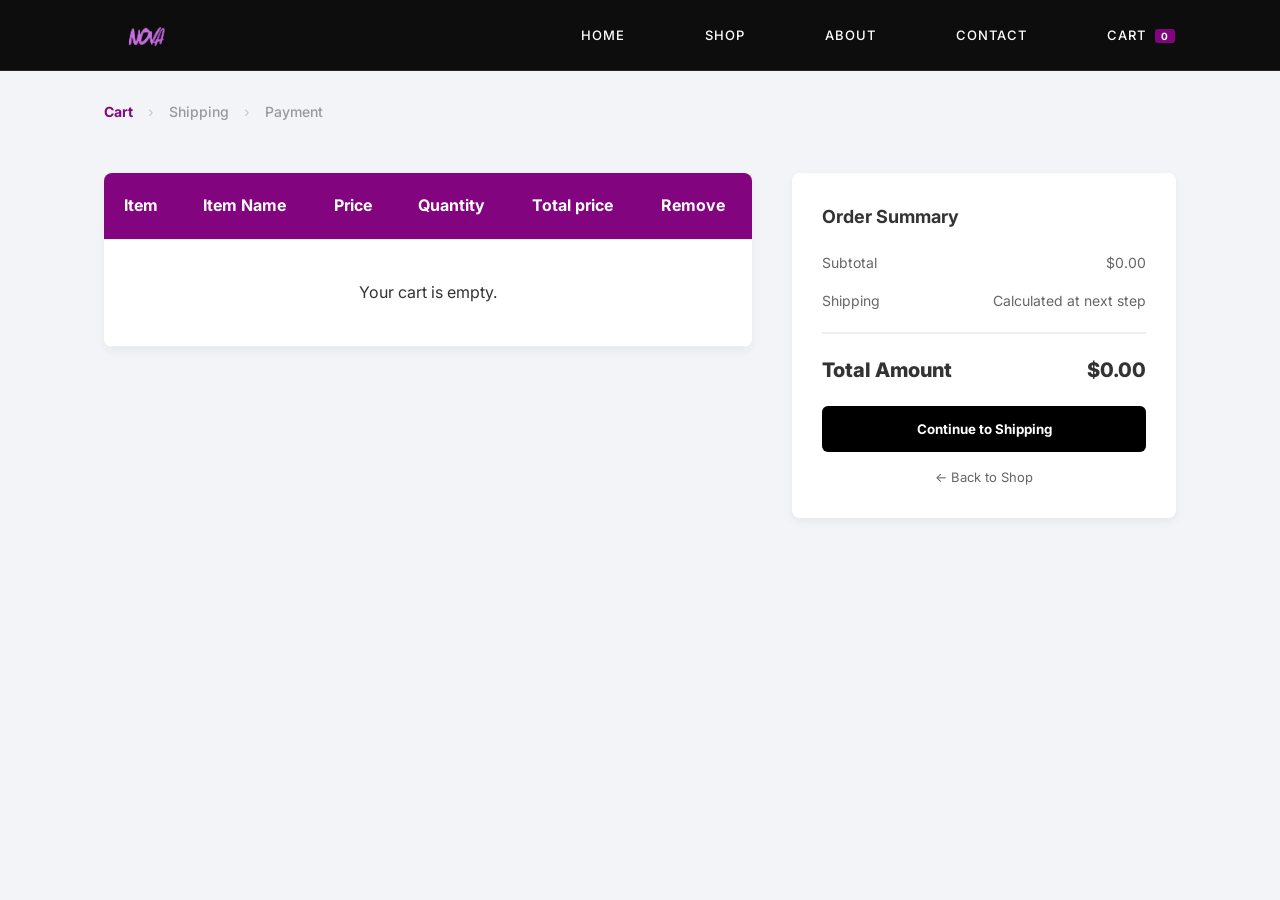
<file: cart.html>
<!DOCTYPE html>
<html lang="en">
<head>
    <meta charset="UTF-8">
    <meta name="viewport" content="width=device-width, initial-scale=1.0">
    <title>Cart</title>
    <link rel="stylesheet" href="CSS/style.css">
    <link rel="preconnect" href="https://fonts.googleapis.com">
    <link rel="preconnect" href="https://fonts.gstatic.com" crossorigin>
    <link href="https://fonts.googleapis.com/css2?family=Inter:wght@400;600;700&display=swap" rel="stylesheet">
</head>
<body class="cart-page">
    <!-- Navbar-->
    <nav class="navbar">
        <img src="Images/logo.png" class="logo" alt="Nova Logo">
        <ul>
            <li><a href="index.html">Home</a></li>
            <li><a href="shop.html">Shop</a></li>
            <li><a href="about.html">About</a></li>
            <li><a href="contact.html">Contact</a></li>
            <li><a href="cart.html" class="active">Cart <span id="cart-count">0</span></a></li>
        </ul>
    </nav>





    <!-- section below the image texts to different steps for the buying-->
    <main class="checkout-container">
        <nav class="checkout-steps">
            <a href="cart.html" class="step active">Cart</a>
            <span class="step-divider">›</span>
            <a href="shipping.html" class="step">Shipping</a>
            <span class="step-divider">›</span>
            <a href="payment.html" class="step">Payment</a>
        </nav>





    <!-- Category for the cart-->
        <div class="cart-content-wrapper">
            <div class="cart-main">
                <table class="cart-table">
                    <thead>
                        <tr>
                            <th>Item</th>
                            <th>Item Name</th>
                            <th>Price</th>
                            <th>Quantity</th>
                            <th>Total price</th>
                            <th>Remove</th>
                        </tr>
                    </thead>
                    <tbody id="cart-items-body">
                        </tbody>
                </table>
            </div>





    <!-- Order sumamry cart-->
            <aside class="cart-summary">
                <h3>Order Summary</h3>
                <div class="summary-row">
                    <span>Subtotal</span>
                    <span id="summary-subtotal">$0.00</span>
                </div>
                <div class="summary-row">
                    <span>Shipping</span>
                    <span>Calculated at next step</span>
                </div>
                <div class="summary-total">
                    <span>Total Amount</span>
                    <span id="grand-total">$0.00</span>
                </div>
                <button class="checkout-btn" onclick="goToShipping()">Continue to Shipping</button>
                <a href="shop.html" class="continue-shopping">← Back to Shop</a>
            </aside>
        </div>
    </main>





    <!-- JS for the cart-->
    <script src="JS/cart.js"></script>
</body>
</html>
</file>
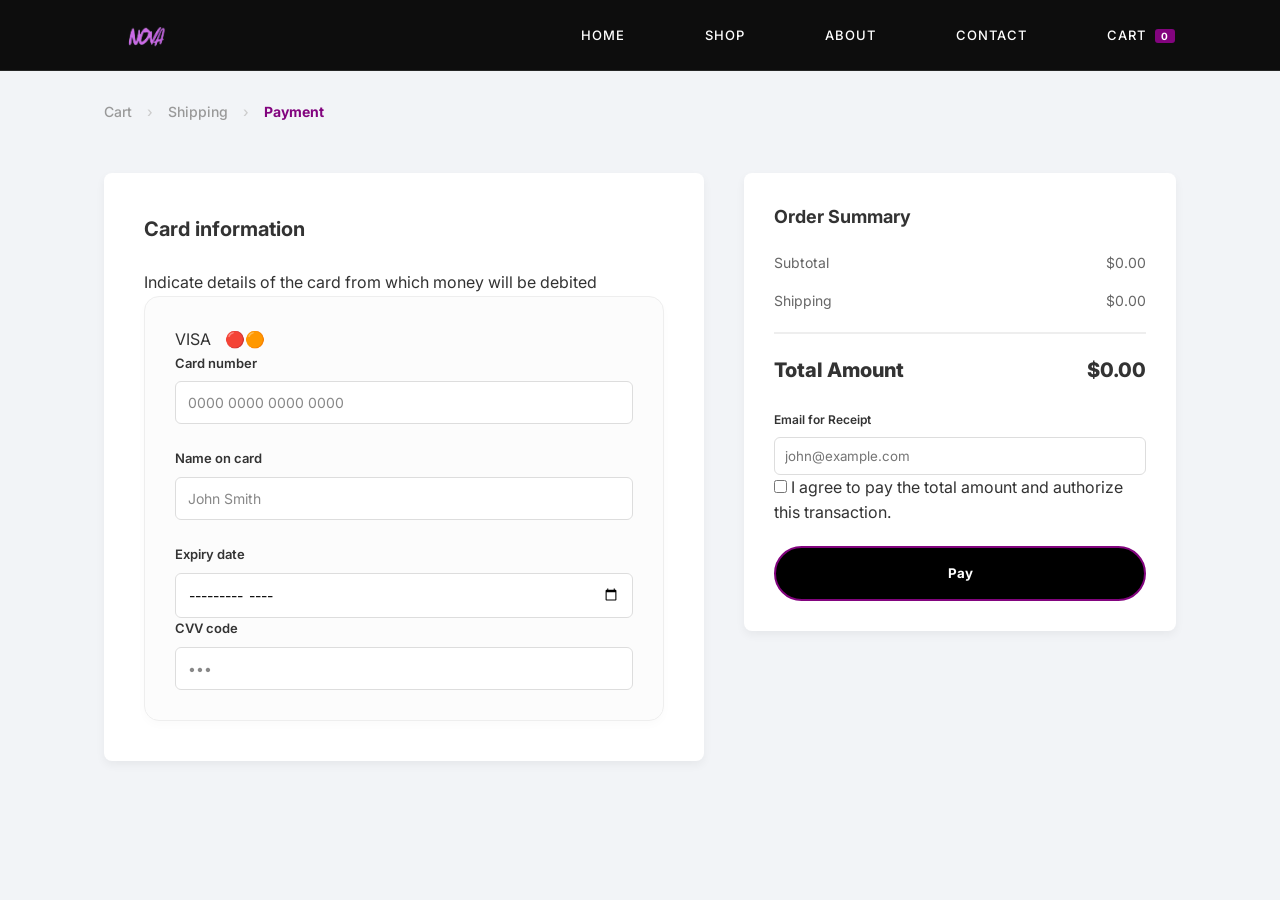
<file: payment.html>
<!DOCTYPE html>
<html lang="en">
<head>
    <meta charset="UTF-8">
    <meta name="viewport" content="width=device-width, initial-scale=1.0">
    <title>Payment</title>
    <link rel="stylesheet" href="CSS/style.css">
    <link rel="preconnect" href="https://fonts.googleapis.com">
    <link rel="preconnect" href="https://fonts.gstatic.com" crossorigin>
    <link href="https://fonts.googleapis.com/css2?family=Inter:wght@400;600;700&display=swap" rel="stylesheet">
</head>

<body class="cart-page">

    <!-- TY payment-->
    <div id="paymentSuccessOverlay" class="success-overlay">
        <div class="success-card">
            <div class="checkmark-circle">✅</div>
            <h2>Order Placed, Thank you!</h2>
            <p id="confirmationEmailText">Confirmation will be sent to your email.</p>
            <div id="submissionTimestamp" class="timestamp"></div>
            <p class="redirect-note">Redirecting to homepage in 5 seconds...</p>
        </div>
    </div>

    <!-- Navbar -->
    <nav class="navbar">
        <img src="Images/logo.png" class="logo" alt="Nova Logo">
        <ul>
            <li><a href="index.html">Home</a></li>
            <li><a href="shop.html">Shop</a></li>
            <li><a href="about.html">About</a></li>
            <li><a href="contact.html">Contact</a></li>
            <li><a href="cart.html">Cart <span id="cart-count">0</span></a></li>
        </ul>
    </nav>

    <!-- checkout steps -->
    <main class="checkout-container">
        <nav class="checkout-steps">
            <a href="cart.html" class="step">Cart</a>
            <span class="step-divider">›</span>
            <a href="shipping.html" class="step">Shipping</a>
            <span class="step-divider">›</span>
            <span class="step active">Payment</span>
        </nav>

        <div class="cart-content-wrapper">

            <!-- Payment form -->
            <div class="cart-main card-only-container">
                <form id="finalPaymentForm">

                    <h2 class="section-title">Card information</h2>
                    <p class="section-subtitle">Indicate details of the card from which money will be debited</p>

                    <div class="card-visual-box">

                        <div class="visa-master-logos">
                            <span>VISA</span> <span style="margin-left:10px;">🔴🟠</span>
                        </div>

                        <!-- Card number section -->
                        <div class="form-group full-width">
                            <label>Card number</label>
                            <input type="text"
                                   placeholder="0000 0000 0000 0000"
                                   maxlength="19"
                                   pattern="\d{4}\s\d{4}\s\d{4}\s\d{4}"
                                   required
                                   class="black-text-input"
                                   oninput="this.value = this.value
                                       .replace(/\D/g,'')
                                       .replace(/(.{4})/g,'$1 ')
                                       .trim()">
                        </div>

                        <!-- Name on card section -->
                        <div class="form-group full-width">
                            <label>Name on card</label>
                            <input type="text"
                                   placeholder="John Smith"
                                   required
                                   class="black-text-input">
                        </div>

                        <!-- expiry and cvv -->
                        <div class="form-row-split">

                            <!-- EXPIRY DATE -->
                            <div class="form-group">
                                <label>Expiry date</label>
                                <input type="month"
                                       required
                                       class="black-text-input">
                            </div>

                            <!-- CVV -->
                            <div class="form-group">
                                <label>CVV code</label>
                                <input type="password"
                                       placeholder="•••"
                                       maxlength="4"
                                       pattern="\d{3,4}"
                                       required
                                       class="black-text-input">
                            </div>

                        </div>
                    </div>
                </form>
            </div>

            <!-- order summary card section -->
            <aside class="cart-summary">

                <h3>Order Summary</h3>

                <div class="summary-row">
                    <span>Subtotal</span>
                    <span id="summary-subtotal">$0.00</span>
                </div>

                <div class="summary-row">
                    <span>Shipping</span>
                    <span id="shipping-cost">$0.00</span>
                </div>

                <div class="summary-total">
                    <span>Total Amount</span>
                    <span id="grand-total">$0.00</span>
                </div>

                <div class="payment-email-group">
                    <label style="font-size: 12px; font-weight: 600;">Email for Receipt</label>
                    <input type="email"
                           id="pay-email"
                           placeholder="john@example.com"
                           required
                           class="black-text-input"
                           style="width: 100%; padding: 10px; margin-top: 5px;">
                </div>

                <div class="terms-box">
                    <label class="checkbox-container">
                        <input type="checkbox" id="agreeTerms" required>
                        I agree to pay the total amount and authorize this transaction.
                    </label>
                </div>

                <button type="submit" form="finalPaymentForm" class="button payment-trigger">
                    <strong>Pay</strong>
                    <span></span>
                </button>

            </aside>

        </div>
    </main>

    <!-- JS code in payment -->
    <script src="JS/payment.js"></script>

</body>
</html>
</file>
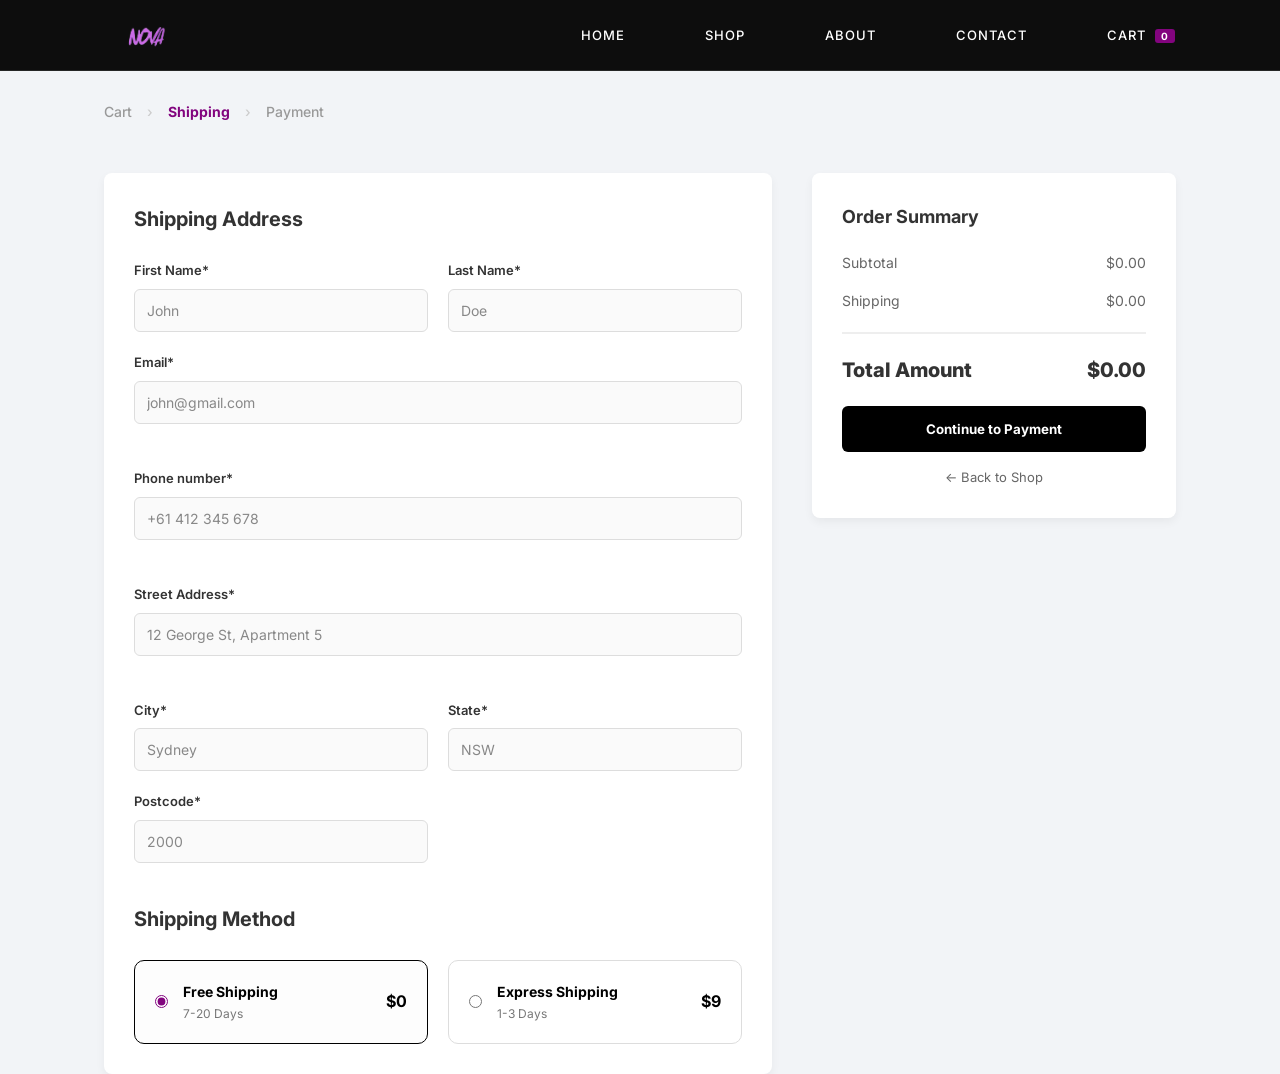
<file: shipping.html>
<!DOCTYPE html>
<html lang="en">
<head>
    <meta charset="UTF-8">
    <meta name="viewport" content="width=device-width, initial-scale=1.0">
    <title>Shipping</title>
    <link rel="stylesheet" href="CSS/style.css">
    <link rel="preconnect" href="https://fonts.googleapis.com">
    <link rel="preconnect" href="https://fonts.gstatic.com" crossorigin>
    <link href="https://fonts.googleapis.com/css2?family=Inter:wght@400;600;700&display=swap" rel="stylesheet">
</head>
<body class="cart-page">
    <!-- Navbar -->
    <nav class="navbar">
        <img src="Images/logo.png" class="logo" alt="Nova Logo">
        <ul>
            <li><a href="index.html">Home</a></li>
            <li><a href="shop.html">Shop</a></li>
            <li><a href="about.html">About</a></li>
            <li><a href="contact.html">Contact</a></li>
            <li><a href="cart.html">Cart <span id="cart-count">0</span></a></li>
        </ul>
    </nav>





   <!-- section below the image texts to different steps for the buying-->
<main class="checkout-container">
    <nav class="checkout-steps">
        <a href="cart.html" class="step">Cart</a>
        <span class="step-divider">›</span>
        <a href="shipping.html" class="step active">Shipping</a>
        <span class="step-divider">›</span>
        <a href="payment.html" class="step">Payment</a>
    </nav>





    <!-- Form section-->
        <div class="cart-content-wrapper">
            <div class="cart-main shipping-form-container">
                <h2 class="section-title">Shipping Address</h2>
                <form id="shipping-form" class="checkout-form">
                    <div class="form-grid">
                        <div class="form-group">
                            <label>First Name*</label>
                            <input type="text" placeholder="John" required>
                        </div>
                        <div class="form-group">
                            <label>Last Name*</label>
                            <input type="text" placeholder="Doe" required>
                        </div>
                        <div class="form-group full-width">
                            <label>Email*</label>
                            <input type="email" placeholder="john@gmail.com" required>
                        </div>
                        <div class="form-group full-width">
                            <label>Phone number*</label>
                            <input type="tel" placeholder="+61 412 345 678" required>
                        </div>
                        <div class="form-group full-width">
                            <label>Street Address*</label>
                            <input type="text" placeholder="12 George St, Apartment 5" required>
                        </div>
                        <div class="form-group">
                            <label>City*</label>
                            <input type="text" placeholder="Sydney" required>
                        </div>
                        <div class="form-group">
                            <label>State*</label>
                            <input type="text" placeholder="NSW" required>
                        </div>
                        <div class="form-group">
                            <label>Postcode*</label>
                            <input type="text" placeholder="2000" required>
                        </div>
                    </div>

                    <h2 class="section-title" style="margin-top: 40px;">Shipping Method</h2>
                    <div class="shipping-methods">
                        <label class="method-card">
                            <input type="radio" name="method" value="0" checked>
                            <div class="method-info">
                                <strong>Free Shipping</strong>
                                <span>7-20 Days</span>
                            </div>
                            <span class="method-price">$0</span>
                        </label>
                        <label class="method-card">
                            <input type="radio" name="method" value="9">
                            <div class="method-info">
                                <strong>Express Shipping</strong>
                                <span>1-3 Days</span>
                            </div>
                            <span class="method-price">$9</span>
                        </label>
                    </div>
                </form>
            </div>





    <!-- Order summmary-->
            <aside class="cart-summary">
                <h3>Order Summary</h3>
                <div class="summary-row">
                    <span>Subtotal</span>
                    <span id="summary-subtotal">$0.00</span>
                </div>
                <div class="summary-row">
                    <span>Shipping</span>
                    <span id="shipping-cost">Calculated at next step</span>
                </div>
                <div class="summary-total">
                    <span>Total Amount</span>
                    <span id="grand-total">$0.00</span>
                </div>
                <button type="submit" form="shipping-form" class="checkout-btn">Continue to Payment</button>
                <a href="shop.html" class="continue-shopping">← Back to Shop</a>
            </aside>
        </div>
    </main>





    <!-- JS for the shipping-->
    <script src="JS/shipping.js"></script>
</body>
</html>
</file>
<file: CSS/style.css>
/* =========================
   INDEX CSS CODE
========================= */

@import url('https://fonts.googleapis.com/css2?family=Inter:wght@400;600;700&display=swap');

/* Font section */
*{
    margin: 0;
    padding: 0;
    font-family: "Inter", sans-serif;
    box-sizing: border-box;
}

/* Banner section */
.banner{
    width: 100%;
    height: 100vh;
    position: relative;
    overflow: hidden;
}

/* Video background section */
.video-container{
    position: absolute;
    width: 100%;
    height: 100%;
    top: 0;
    left: 0;
}

.bgVideo{
    position: absolute;
    width: 100%;
    height: 100%;
    object-fit: cover;
    opacity: 0;
    transition: opacity 1s ease-in-out;
}

.bgVideo.active{
    opacity: 1;
}

/* Video background colour */
.banner::after{
    content: "";
    position: absolute;
    inset: 0;
    background: rgba(0,0,0,0.55);
    z-index: 1;
}

/* Navbar section*/
.navbar{
    width: 100%;
    padding: 20px 80px;
    display: flex;
    justify-content: space-between;
    align-items: center;
    position: absolute;
    top: 0;
    left: 0;
    z-index: 3;
}

/* Logo part*/
.logo{
    width: 200px;
}

/* Still navbar part */
.navbar ul{
    margin-left: auto;
}

.navbar ul li{
    list-style: none;
    display: inline-block;
    margin: 0 25px;
    position: relative;
}

.navbar ul li a{
    text-decoration: none;
    color: white;
    text-transform: uppercase;
}

/* Animated in the navigation section*/
.navbar ul li::after{
    content: '';
    height: 3px;
    width: 0;
    background: #82047e;
    position: absolute;
    left: 0;
    bottom: -5px;
    transition: 0.5s;
}

.navbar ul li:hover::after{
    width: 100%;
}

/* Content section */
.content{
    position: absolute;
    top: 50%;
    width: 100%;
    transform: translateY(-50%);
    text-align: center;
    color: white;
    z-index: 2;
}

.content h1{
    font-size: 70px;
}

.content p{
    margin: 20px auto;
}

/* Button section */
.button{
    width: 200px;
    padding: 15px;
    border-radius: 50px;
    border: 2px solid #82047e;
    background: transparent;
    color: white;
    cursor: pointer;
    position: relative;
    overflow: hidden;
    z-index: 2;
}

.button span{
    position: absolute;
    top: 0;
    left: 0;
    height: 100%;
    width: 0%;
    background: #82047e;
    transition: width 0.5s ease;
    z-index: -1;
}

.button:hover span{
    width: 100%;
}

/* Animated section for the h1 */
.title {
    position: absolute;
    top: 50%;
    left: 50%;
    transform: translate(-50%, -50%);
    font-size: clamp(40px, 8vw, 160px);
    white-space: nowrap;
    -webkit-text-stroke: 1px #fff;
    color: transparent;
    background-image: linear-gradient(#fff, #fff);
    background-repeat: no-repeat;
    -webkit-background-clip: text;
    background-clip: text;
    background-position: -1000px 0;
    animation: backcolor 4s linear infinite alternate;
}

@keyframes backcolor {
    0% { background-position: -1000px 0; }
    40% { background-position: 0 0; }   
    60% { background-position: 0 0; }   
    100% { background-position: -1000px 0; }
}






















/* =========================
   ABOUT CSS CODE
========================= */

body.about {
    font-family: 'Inter', sans-serif;
    background: #07070a;
    color: #fff;
    margin: 0;
    padding: 0;
    overflow-x: hidden;
}

.bg-video {
    position: fixed;
    top: 0;
    left: 0;
    width: 100%;
    height: 100%;
    object-fit: cover;
    z-index: -2;
    opacity: 0.18;
}

body.about::before {
    content: '';
    position: fixed;
    inset: 0;
    background:
        radial-gradient(ellipse 80% 60% at 50% 0%, rgba(130,4,126,0.28) 0%, transparent 70%),
        radial-gradient(ellipse 50% 40% at 80% 80%, rgba(0,200,255,0.08) 0%, transparent 60%);
    z-index: -1;
    pointer-events: none;
}

body.about::after {
    display: none;
}


body.about .logo { width: 190px; }
body.about .navbar ul { display: flex; list-style: none; gap: 36px; }
body.about .navbar ul li { position: static; }
body.about .navbar ul li::after { display: none; }
body.about .navbar ul li a {
    text-decoration: none;
    color: rgba(255,255,255,0.75);
    font-size: 12px;
    font-weight: 500;
    text-transform: uppercase;
    letter-spacing: 1.5px;
    transition: color 0.3s;
}
body.about .navbar ul li a:hover { color: #c94cc9; }

/* HERO */
.about-hero {
    min-height: 100vh;
    display: flex;
    flex-direction: column;
    align-items: center;
    justify-content: center;
    text-align: center;
    padding: 140px 20px 80px;
}

.hero-eyebrow {
    font-size: 11px;
    font-weight: 700;
    letter-spacing: 4px;
    text-transform: uppercase;
    color: #c94cc9;
    margin-bottom: 24px;
    opacity: 0;
    animation: fadeUp 0.7s 0.2s forwards;
}

.about-hero h1 {
    font-size: clamp(2.6rem, 6vw, 5rem);
    font-weight: 700;
    line-height: 1.12;
    max-width: 820px;
    letter-spacing: -1px;
    opacity: 0;
    animation: fadeUp 0.7s 0.4s forwards;
}

.neon {
    color: #c94cc9;
    text-shadow:
        0 0 6px rgba(201,76,201,0.7),
        0 0 20px rgba(130,4,126,0.4);
}

.about-hero p {
    margin-top: 28px;
    font-size: 1.05rem;
    line-height: 1.75;
    color: rgba(255,255,255,0.6);
    max-width: 560px;
    opacity: 0;
    animation: fadeUp 0.7s 0.6s forwards;
}

.hero-tags {
    display: flex;
    gap: 12px;
    flex-wrap: wrap;
    justify-content: center;
    margin-top: 40px;
    opacity: 0;
    animation: fadeUp 0.7s 0.8s forwards;
}
.hero-tags span {
    padding: 7px 18px;
    border-radius: 100px;
    font-size: 12px;
    font-weight: 600;
    letter-spacing: 0.5px;
    border: 1px solid rgba(201,76,201,0.4);
    color: rgba(255,255,255,0.75);
    background: rgba(201,76,201,0.08);
}

.scroll-cue {
    margin-top: 64px;
    display: flex;
    flex-direction: column;
    align-items: center;
    gap: 8px;
    opacity: 0;
    animation: fadeUp 0.7s 1s forwards;
}
.scroll-cue span {
    font-size: 11px;
    letter-spacing: 2px;
    text-transform: uppercase;
    color: rgba(255,255,255,0.3);
}
.scroll-line {
    width: 1px;
    height: 50px;
    background: linear-gradient(to bottom, rgba(201,76,201,0.8), transparent);
    animation: scrollPulse 1.8s ease-in-out infinite;
}
@keyframes scrollPulse {
    0%, 100% { opacity: 0.3; transform: scaleY(1); }
    50%       { opacity: 1;   transform: scaleY(1.15); }
}

/* STATS STRIP */
.about-strip {
    display: flex;
    justify-content: center;
    border-top: 1px solid rgba(255,255,255,0.07);
    border-bottom: 1px solid rgba(255,255,255,0.07);
    margin: 0 0 100px;
}
.strip-item {
    flex: 1;
    max-width: 340px;
    text-align: center;
    padding: 50px 30px;
    border-right: 1px solid rgba(255,255,255,0.07);
}
.strip-item:last-child { border-right: none; }
.strip-item .big-num {
    font-size: 3rem;
    font-weight: 700;
    color: #c94cc9;
    line-height: 1;
    margin-bottom: 8px;
}
.strip-item p {
    font-size: 13px;
    color: rgba(255,255,255,0.5);
}

/* SECTION */
.section {
    max-width: 1100px;
    margin: 0 auto 110px;
    padding: 0 40px;
}
.section-label {
    font-size: 11px;
    font-weight: 700;
    letter-spacing: 4px;
    text-transform: uppercase;
    color: #c94cc9;
    margin-bottom: 14px;
}
.section-heading {
    font-size: clamp(1.8rem, 3.5vw, 2.8rem);
    font-weight: 700;
    letter-spacing: -0.5px;
    line-height: 1.2;
    margin-bottom: 18px;
}
.section-sub {
    font-size: 1rem;
    color: rgba(255,255,255,0.5);
    line-height: 1.7;
    max-width: 500px;
    margin-bottom: 55px;
}

/* FEATURE CARDS */
.cards-grid {
    display: grid;
    grid-template-columns: repeat(3, 1fr);
    gap: 20px;
}
.feat-card {
    background: rgba(255,255,255,0.03);
    border: 1px solid rgba(255,255,255,0.08);
    border-radius: 18px;
    padding: 36px 30px;
    transition: all 0.25s ease;
    position: relative;
    overflow: hidden;
}
.feat-card::before {
    content: '';
    position: absolute;
    top: 0; left: 0; right: 0;
    height: 2px;
    background: linear-gradient(90deg, transparent, #82047e, transparent);
    opacity: 0;
    transition: opacity 0.3s;
}
.feat-card:hover {
    background: rgba(201,76,201,0.07);
    border-color: rgba(201,76,201,0.3);
    transform: translateY(-6px);
    box-shadow: 0 20px 50px rgba(130,4,126,0.2);
}
.feat-card:hover::before { opacity: 1; }
.feat-icon {
    font-size: 2rem;
    margin-bottom: 18px;
    display: block;
}
.feat-card h3 {
    font-size: 1rem;
    font-weight: 700;
    margin-bottom: 10px;
    color: #fff;
}
.feat-card p {
    font-size: 13.5px;
    line-height: 1.65;
    color: rgba(255,255,255,0.55);
}

/* VALUES GRID */
.values-grid {
    display: grid;
    grid-template-columns: repeat(3, 1fr);
    gap: 2px;
    background: rgba(255,255,255,0.06);
    border-radius: 20px;
    overflow: hidden;
}
.value-block {
    background: #0d0d12;
    padding: 44px 34px;
    transition: background 0.25s;
}
.value-block:hover { background: #131319; }
.value-num {
    font-size: 11px;
    font-weight: 700;
    letter-spacing: 3px;
    color: rgba(201,76,201,0.6);
    margin-bottom: 18px;
}
.value-block h3 {
    font-size: 1.05rem;
    font-weight: 700;
    margin-bottom: 12px;
    color: #fff;
}
.value-block p {
    font-size: 13.5px;
    color: rgba(255,255,255,0.5);
    line-height: 1.65;
}

/* FOOTER */
body.about .footer {
    text-align: center;
    color: rgba(255,255,255,0.15);
    padding: 50px 20px;
    font-size: 13px;
    border-top: 1px solid rgba(255,255,255,0.04);
    letter-spacing: 0.3px;
    background: transparent;
}

/* ANIMATIONS */
@keyframes fadeUp {
    from { opacity: 0; transform: translateY(22px); }
    to   { opacity: 1; transform: translateY(0); }
}

/* RESPONSIVE */
@media (max-width: 900px) {
    body.about .navbar { padding: 18px 24px; }
    .cards-grid, .values-grid { grid-template-columns: 1fr; }
    .about-strip { flex-direction: column; align-items: center; }
    .strip-item { border-right: none; border-bottom: 1px solid rgba(255,255,255,0.07); }
    .strip-item:last-child { border-bottom: none; }
    .section { padding: 0 20px; }
}























/* =========================
   CONTACT CSS CODE
========================= */

/* bG Video section*/
.bg1-video {
    position: fixed;
    top: 0; left: 0;
    width: 100%; height: 100%;
    object-fit: cover;
    z-index: -2;
    opacity: 0.3;
}

body.contact .footer {
    text-align: center;
    color: rgba(255,255,255,0.15);
    padding: 50px 20px;
    font-size: 13px;
    border-top: 1px solid rgba(255,255,255,0.04);
    letter-spacing: 0.3px;
    background: transparent;
}

:root {
    --glass: rgba(255, 255, 255, 0.1);
    --neon-blue: #00f2ff;
    --dark-bg: #0a0a0c;
}

body.contact {
    background-color: var(--dark-bg);
    color: white;
    font-family: 'Inter', sans-serif;
    margin: 0;
    overflow-x: hidden;
}

/* Contact us text margin gap thing*/
.contact-header {
    text-align: center;
    margin-top: 80px;
}

.contact-header h1 {
    font-size: 3rem;
    margin-bottom: 10px;
}

/* What makes us different text margin gap section */
.main-container {
    display: flex;
    justify-content: center;
    padding: 50px 20px;
}

/* Glass card handling section */
.glass-card {
    background: var(--glass);
    backdrop-filter: blur(15px);
    border-radius: 20px;
    display: flex;
    width: 1000px;
    overflow: hidden;
}

/* Left side info handling of the glass card */
.info-side {
    flex: 1;
    padding: 40px;
    display: flex;
    flex-direction: column;
    gap: 20px;
    background: rgba(0, 0, 0, 0.3);
}

.info-side h2 {
    font-size: 1.8rem;
}

.info-item {
    display: flex;
    align-items: center;
    gap: 15px;
}

.info-item i {
    color: #82047e;
}
    
.info-block h3 {
    color: #82047e;
    font-size: 1rem;
}

/* Right side form handling of the glass card*/
.form-side {
    flex: 1.5;
    padding: 40px;
}

/* input rows */
.input-row {
    display: flex;
    gap: 20px;
    margin-bottom: 20px;
}

.input-group {
    flex: 1;
    display: flex;
    flex-direction: column;
}

/* labels */
.input-group label {
    font-size: 0.8rem;
    margin-bottom: 8px;
    opacity: 0.8;
}

/* Input section inside the glass card*/
.input-group input,
.input-group textarea {
    background: transparent;
    border: none;
    border-bottom: 1px solid rgba(255,255,255,0.4);
    color: white;              
    padding: 10px 0;
    outline: none;
    font-size: 14px;
}

/* placeholder text */
.input-group input::placeholder,
.input-group textarea::placeholder {
    color: #888;
}

/* focus effect */
.input-group input:focus,
.input-group textarea:focus {
    border-bottom-color: #82047e;
}

/* Message box handling width */
.full-width {
    width: 100%;
}

/*radio button section of the glass card*/
.subject-section {
    margin-bottom: 20px;
}

.radio-group {
    display: flex;
    gap: 15px;
    font-size: 0.85rem;
    margin-top: 10px;
}

/* Send button section of the glass card */
.send-btn {
    background: #222;
    color: white;
    border: none;
    padding: 12px 35px;
    border-radius: 5px;
    cursor: pointer;
    font-weight: 600;
    float: right;
    transition: 0.3s;
}

.send-btn:hover {
    background: #82047e;
    color: black;
}

/* status text */
#formStatus {
    margin-top: 10px;
    text-align: left;   
    font-size: 0.85rem;
    margin-left: 5px;   
}

.social-icons a {
    color: #82047e;
}

input[type="radio"] {
    accent-color: #82047e;
}

/* =========================
   CONTACT CSS CODE
========================= */

body.contact {
    font-family: 'Inter', sans-serif;
    background: #07070a;
    color: #fff;
    overflow-x: hidden;
}

.bg1-video {
    position: fixed;
    inset: 0;
    width: 100%; height: 100%;
    object-fit: cover;
    z-index: -2;
    opacity: 0.12;
}

body.contact::before {
    content: '';
    position: fixed;
    inset: 0;
    background:
        radial-gradient(ellipse 70% 55% at 50% 0%, rgba(130,4,126,0.25) 0%, transparent 70%),
        radial-gradient(ellipse 40% 35% at 10% 80%, rgba(0,200,255,0.06) 0%, transparent 60%);
    z-index: -1;
    pointer-events: none;
}

/* HEADER */
.contact-header {
    text-align: center;
    padding: 160px 20px 60px;
    opacity: 0;
    animation: fadeUp 0.7s 0.2s forwards;
}
.contact-eyebrow {
    font-size: 11px;
    font-weight: 700;
    letter-spacing: 4px;
    text-transform: uppercase;
    color: #c94cc9;
    margin-bottom: 18px;
}
.contact-header h1 {
    font-size: clamp(2.4rem, 5.5vw, 4.2rem);
    font-weight: 700;
    letter-spacing: -1px;
    line-height: 1.1;
    margin-bottom: 18px;
}
.contact-header p {
    font-size: 1rem;
    color: rgba(255,255,255,0.5);
    max-width: 440px;
    margin: 0 auto;
    line-height: 1.7;
}

/* MAIN CARD */
.main-container {
    display: flex;
    justify-content: center;
    padding: 20px 40px 80px;
    opacity: 0;
    animation: fadeUp 0.7s 0.4s forwards;
}

.glass-card {
    display: flex;
    width: 100%;
    max-width: 1050px;
    border-radius: 24px;
    overflow: hidden;
    border: 1px solid rgba(255,255,255,0.08);
    background: rgba(255,255,255,0.03);
    backdrop-filter: blur(20px);
    box-shadow: 0 30px 80px rgba(0,0,0,0.5);
}

/* INFO SIDE */
.info-side {
    width: 320px;
    flex-shrink: 0;
    background: rgba(130,4,126,0.12);
    border-right: 1px solid rgba(201,76,201,0.15);
    padding: 50px 40px;
    display: flex;
    flex-direction: column;
    gap: 28px;
}
.info-side h2 {
    font-size: 1.3rem;
    font-weight: 700;
}
.info-item {
    display: flex;
    align-items: center;
    gap: 14px;
}
.info-item i {
    color: #c94cc9;
    font-size: 15px;
    width: 18px;
    flex-shrink: 0;
}
.info-item p {
    font-size: 13.5px;
    color: rgba(255,255,255,0.7);
}
.info-block h3 {
    font-size: 10px;
    font-weight: 700;
    letter-spacing: 3px;
    text-transform: uppercase;
    color: #c94cc9;
    margin-bottom: 8px;
}
.info-block p {
    font-size: 13.5px;
    color: rgba(255,255,255,0.6);
    line-height: 1.6;
}
.info-divider {
    height: 1px;
    background: rgba(255,255,255,0.07);
}
.social-icons {
    display: flex;
    gap: 14px;
    margin-top: auto;
}
.social-icons a {
    width: 38px; height: 38px;
    border-radius: 10px;
    border: 1px solid rgba(201,76,201,0.3);
    display: flex; align-items: center; justify-content: center;
    color: rgba(255,255,255,0.6);
    font-size: 14px;
    text-decoration: none;
    transition: all 0.25s;
}
.social-icons a:hover {
    background: rgba(201,76,201,0.2);
    border-color: #c94cc9;
    color: #fff;
}

/* FORM SIDE */
.form-side {
    flex: 1;
    padding: 50px 50px;
}
.form-title {
    font-size: 1.1rem;
    font-weight: 700;
    margin-bottom: 32px;
    color: rgba(255,255,255,0.9);
}
.input-row {
    display: flex;
    gap: 20px;
    margin-bottom: 24px;
}
.input-group {
    flex: 1;
    display: flex;
    flex-direction: column;
    gap: 8px;
}
.input-group label {
    font-size: 11px;
    font-weight: 700;
    letter-spacing: 1.5px;
    text-transform: uppercase;
    color: rgba(255,255,255,0.45);
}
.input-group input,
.input-group textarea {
    background: rgba(255,255,255,0.04);
    border: 1px solid rgba(255,255,255,0.1);
    border-radius: 10px;
    color: #fff;
    padding: 13px 16px;
    outline: none;
    font-size: 14px;
    font-family: 'Inter', sans-serif;
    transition: border-color 0.25s, background 0.25s;
}
.input-group input::placeholder,
.input-group textarea::placeholder { color: rgba(255,255,255,0.2); }
.input-group input:focus,
.input-group textarea:focus {
    border-color: rgba(201,76,201,0.6);
    background: rgba(201,76,201,0.06);
}
.input-group textarea { min-height: 110px; resize: vertical; }
.full-width { width: 100%; margin-bottom: 24px; }

/* SUBJECT */
.subject-section { margin-bottom: 26px; }
.subject-section > label {
    display: block;
    font-size: 11px;
    font-weight: 700;
    letter-spacing: 1.5px;
    text-transform: uppercase;
    color: rgba(255,255,255,0.45);
    margin-bottom: 14px;
}
.radio-group {
    display: flex;
    gap: 10px;
    flex-wrap: wrap;
}
.radio-group label {
    display: flex;
    align-items: center;
    gap: 8px;
    font-size: 13px;
    color: rgba(255,255,255,0.6);
    padding: 8px 16px;
    border-radius: 100px;
    border: 1px solid rgba(255,255,255,0.1);
    cursor: pointer;
    transition: all 0.2s;
}
.radio-group label:has(input:checked) {
    border-color: #c94cc9;
    color: #fff;
    background: rgba(201,76,201,0.12);
}
input[type="radio"] { accent-color: #82047e; }

/* SUBMIT */
.btn-container {
    display: flex;
    align-items: center;
    justify-content: space-between;
    gap: 16px;
    flex-wrap: wrap;
}
.send-btn {
    background: #82047e;
    color: #fff;
    border: none;
    padding: 13px 36px;
    border-radius: 100px;
    font-size: 13px;
    font-weight: 700;
    letter-spacing: 0.5px;
    cursor: pointer;
    transition: all 0.25s;
    box-shadow: 0 4px 20px rgba(130,4,126,0.4);
    font-family: 'Inter', sans-serif;
}
.send-btn:hover {
    background: #a306a0;
    box-shadow: 0 6px 28px rgba(130,4,126,0.6);
    transform: translateY(-2px);
}
#formStatus { font-size: 13px; color: #c94cc9; }

/* HELP SECTION */
.help-section {
    max-width: 1100px;
    margin: 0 auto 100px;
    padding: 0 40px;
    opacity: 0;
    animation: fadeUp 0.7s 0.6s forwards;
}
.help-label {
    font-size: 11px;
    font-weight: 700;
    letter-spacing: 4px;
    text-transform: uppercase;
    color: #c94cc9;
    margin-bottom: 14px;
    text-align: center;
}
.help-section h2 {
    font-size: clamp(1.8rem, 3.5vw, 2.6rem);
    font-weight: 700;
    text-align: center;
    letter-spacing: -0.5px;
    margin-bottom: 50px;
}
.help-cards {
    display: grid;
    grid-template-columns: repeat(3, 1fr);
    gap: 20px;
}
.help-card {
    background: rgba(255,255,255,0.03);
    border: 1px solid rgba(255,255,255,0.08);
    border-radius: 18px;
    padding: 36px 30px;
    text-align: center;
    transition: all 0.25s ease;
    position: relative;
    overflow: hidden;
}
.help-card::before {
    content: '';
    position: absolute;
    top: 0; left: 0; right: 0;
    height: 2px;
    background: linear-gradient(90deg, transparent, #82047e, transparent);
    opacity: 0;
    transition: opacity 0.3s;
}
.help-card:hover {
    background: rgba(201,76,201,0.07);
    border-color: rgba(201,76,201,0.3);
    transform: translateY(-6px);
    box-shadow: 0 20px 50px rgba(130,4,126,0.2);
}
.help-card:hover::before { opacity: 1; }
.help-card .icon { font-size: 2rem; margin-bottom: 16px; display: block; }
.help-card h3 { font-size: 1rem; font-weight: 700; margin-bottom: 10px; }
.help-card p { font-size: 13.5px; color: rgba(255,255,255,0.5); line-height: 1.65; }

/* RESPONSIVE */
@media (max-width: 900px) {
    .glass-card { flex-direction: column; }
    .info-side { width: 100%; border-right: none; border-bottom: 1px solid rgba(201,76,201,0.15); }
    .form-side { padding: 36px 24px; }
    .help-cards { grid-template-columns: 1fr; }
    .main-container { padding: 20px 20px 60px; }
    .help-section { padding: 0 20px; }
}
























/* =========================
   SHOP CSS CODE
========================= */

/* Whole page */
* {
    margin: 0;
    padding: 0;
    box-sizing: border-box;
}

body {
    font-family: 'Inter', sans-serif;
    background-color: #ffffff;
    color: #000000;
    line-height: 1.6;
    overflow-x: hidden;
}

/* Navbar*/
.navbar {
    display: flex;
    justify-content: space-between;
    align-items: center;
    padding: 15px 8%;
    background: rgba(0, 0, 0, 0.95); 
    backdrop-filter: blur(10px);
    position: sticky;
    top: 0;
    z-index: 1000;
    border-bottom: 1px solid rgba(255, 255, 255, 0.1);
}
/* Logo */
.logo {
    height: 40px;
}

/* Navbar*/
.navbar ul {
    display: flex;
    list-style: none;
    gap: 30px;
    align-items: center;
}

.navbar ul li {
    position: relative;
}

/* Navbar links*/
.navbar ul li a {
    color: #ffffff;
    text-decoration: none;
    font-size: 13px;
    font-weight: 500;
    text-transform: uppercase;
    letter-spacing: 1px;
    transition: 0.3s ease;
    display: inline-block;
    padding: 5px 0;
}

/* navabr animation click */
.navbar ul li a:hover {
    color: #82047e;
}

/* Navigation text active white ::-moz-selection */
.navbar ul li a.active {
    color: #ffffff;
    text-decoration: none;
    border-bottom: none;
}

/* Section below navbar info */
.shop-hero {
    position: relative;
    height: 30vh;
    width: 100%;
    display: flex;
    align-items: center;
    justify-content: center;
    overflow: hidden;
}


.hero-image {
    position: absolute;
    width: 100%;
    height: 100%;
    object-fit: cover;
    filter: brightness(0.4);
}


/* Video for the section and the text appears when the video plays*/
.shop-hero video {
    position: absolute;
    top: 0;
    left: 0;
    width: 100%;
    height: 100%;
    object-fit: cover;
    z-index: 1;
}


/* force text above video */
.hero-overlay {
    position: relative;
    z-index: 2;
    text-align: center;
    color: #ffffff;
}

.hero-overlay h1 {
    font-size: clamp(1.8rem, 4vw, 2.8rem);
    font-weight: 800;
    letter-spacing: 8px;
    text-transform: uppercase;
}

.hero-overlay h1 span {
    color: #82047e;
}

.hero-overlay p {
    font-size: 0.9rem;
    opacity: 0.8;
    margin-top: 5px;
}

/*Layout of the left side of the section */
.shop-layout {
    display: flex;
    padding: 0;
    gap: 0;
}

.sidebar {
    width: 240px;
    flex-shrink: 0;
    background: #e5e5e5; 
    padding: 40px 25px;
    border-right: 1px solid #d0d0d0;
    min-height: 100vh;
}

/* Search */
.search-box input {
    width: 100%;
    padding: 12px;
    border: 1px solid #ddd;
    border-radius: 5px;
    font-size: 14px;
    outline: none;
}

/* Filters */
.filter-section h4 {
    font-size: 11px;
    font-weight: 700;
    letter-spacing: 2px;
    color: #82047e;
    margin: 30px 0 10px 0;
    text-transform: uppercase;
}

.filter-section button {
    display: block;
    width: 100%;
    background: none;
    border: none;
    padding: 8px 0;
    text-align: left;
    font-size: 14px;
    color: #444;
    cursor: pointer;
    transition: 0.2s;
}

.filter-section button.active {
    color: #000;
    font-weight: 700;
}

/* Product display section */
.product-grid {
    flex: 1;
    display: grid;
    grid-template-columns: repeat(3, 1fr);
    background: #eeeeee;
    gap: 1px;
    border: 1px solid #eeeeee;
    padding: 40px;
}

.product-card {
    background: #ffffff;
    padding: 40px 25px;
    display: flex;
    flex-direction: column;
    align-items: center;
    text-align: center;
    transition: background 0.3s ease;
}

.product-card:hover {
    background: #fafafa;
}

/* Images of the product */
.product-card-image-wrapper {
    height: 160px;
    width: 100%;
    display: flex;
    align-items: center;
    justify-content: center;
    margin-bottom: 20px;
}

.product-image {
    max-width: 65%;
    max-height: 100%;
    object-fit: contain;
    transition: transform 0.4s ease;
}

.product-card:hover .product-image {
    transform: scale(1.05);
}

/* Texts of the product*/
.product-name {
    font-size: 1rem;
    font-weight: 700;
    margin-bottom: 5px;
    text-transform: uppercase;
}

.product-description {
    font-size: 12px;
    color: #777;
    margin-bottom: 15px;
    min-height: 36px;
}

.product-price {
    font-size: 17px;
    font-weight: 800;
    margin-bottom: 20px;
}

/* Buttons in the card */
.btn-group {
    display: flex;
    width: 100%;
    gap: 8px;
}

.stock-btn, .cart-btn {
    flex: 1;
    padding: 12px 5px;
    font-size: 10px;
    font-weight: 700;
    text-transform: uppercase;
    letter-spacing: 1px;
    cursor: pointer;
    border-radius: 5px;
    border: 1.5px solid #000;
    transition: all 0.2s ease;
}

.stock-btn {
    background: #fff;
}

.cart-btn {
    background: #82047e;
    color: #fff;
}

.cart-btn.remove {
    background: #ff4d4d;
    border-color: #ff4d4d;
}

/* Cart section add mini count on the navbar */
#cart-count {
    background: #82047e;
    color: white;
    padding: 1px 6px;
    border-radius: 3px;
    font-size: 10px;
    font-weight: 700;
    margin-left: 5px;
}

/* Making the count responsive and the layyouts of the side bar and the shop product */
@media (max-width: 1024px) {
    .product-grid {
        grid-template-columns: repeat(2, 1fr);
    }
}

@media (max-width: 768px) {
    .shop-layout {
        flex-direction: column;
    }

    .sidebar {
        width: 100%;
        min-height: auto;
    }

    .product-grid {
        grid-template-columns: 1fr;
        padding: 20px;
    }
}

.product-category {
    font-size: 11px;
    color: #82047e;
    text-transform: uppercase;
    letter-spacing: 1px;
    margin-bottom: 8px;
    color: #c94cc9;
    text-shadow:
        0 0 4px rgba(130, 4, 126, 0.55),
        0 0 10px rgba(130, 4, 126, 0.35),
        0 0 18px rgba(130, 4, 126, 0.2);
}

























/* =========================
   CART CSS CODE
========================= */

/* Whole page*/
* {
    margin: 0;
    padding: 0;
    box-sizing: border-box;
}

body {
    font-family: 'Inter', sans-serif;
    background-color: #f2f4f7;
    color: #333;
}

/* Navbar section */
.navbar {
    display: flex;
    justify-content: space-between;
    align-items: center;
    padding: 15px 8%;
    background: #000;
    position: sticky;
    top: 0;
    z-index: 1000;
}

.navbar ul {
    display: flex;
    list-style: none;
    gap: 30px;
}

.navbar ul li a {
    color: #fff !important;
    text-decoration: none;
    font-size: 13px;
    text-transform: uppercase;
}

/* Checkout step section */
.checkout-steps {
    display: flex;
    align-items: center;
    gap: 15px;
    padding: 30px 0;
    margin-bottom: 20px;
    font-size: 14px;
    font-weight: 500;
}

.step {
    text-decoration: none;
    color: #999;
    transition: 0.3s;
}

.step.active {
    color: #82047e;
    font-weight: 700;
}

.step:hover {
    color: #333;
}

.step-divider {
    color: #ccc;
}

/*Layout section of the left side of cart*/
.checkout-container {
    max-width: 1200px;
    margin: 0 auto;
    padding: 0 5%;
}

.cart-content-wrapper {
    display: flex;
    gap: 40px;
    align-items: flex-start;
}

.cart-main {
    flex: 2;
    background: #fff;
    border-radius: 8px;
    overflow: hidden;
    box-shadow: 0 4px 10px rgba(0,0,0,0.05);
}

/* Table in the category for the cart to see the product chose*/
.cart-table {
    width: 100%;
    border-collapse: collapse;
}

.cart-table thead {
    background: #82047e;
    color: #fff;
}

.cart-table th,
.cart-table td {
    padding: 20px;
    text-align: left;
    border-bottom: 1px solid #eee;
}

/* Quantity Box  in the cart */
.qty-box {
    display: flex;
    align-items: center;
    gap: 10px;
    border: 1px solid #ddd;
    padding: 5px 10px;
    border-radius: 4px;
    width: fit-content;
}

.qty-btn {
    background: none;
    border: none;
    cursor: pointer;
    font-size: 16px;
    font-weight: bold;
    color: #666;
}

/*  Remove Button for removing product */
.remove-link {
    color: #ff4d4d;
    border: none;
    background: none;
    cursor: pointer;
    font-size: 12px;
    font-weight: 600;
}

/* Sidebar Summary card section */
.cart-summary {
    flex: 1;
    background: #fff;
    padding: 30px;
    border-radius: 8px;
    box-shadow: 0 4px 10px rgba(0,0,0,0.05);
    position: sticky;
    top: 100px;
}

.cart-summary h3 {
    margin-bottom: 20px;
    font-size: 18px;
}

.summary-row {
    display: flex;
    justify-content: space-between;
    margin-bottom: 15px;
    color: #666;
    font-size: 14px;
}

.summary-total {
    display: flex;
    justify-content: space-between;
    margin-top: 20px;
    padding-top: 20px;
    border-top: 2px solid #eee;
    font-weight: 800;
    font-size: 20px;
}

/*  Buttons for next stage */
.checkout-btn {
    width: 100%;
    background: #000;
    color: #fff;
    border: none;
    padding: 15px;
    border-radius: 6px;
    font-weight: 700;
    cursor: pointer;
    margin-top: 20px;
    transition: 0.3s;
}

.checkout-btn:hover {
    background: #333;
}

.continue-shopping {
    display: block;
    text-align: center;
    margin-top: 15px;
    font-size: 13px;
    color: #666;
    text-decoration: none;
}

/* cart and summary card section resposive section */
@media (max-width: 900px) {
    .cart-content-wrapper {
        flex-direction: column;
    }

    .cart-summary {
        width: 100%;
        position: static;
    }
}
























/* =========================
   SHIPPING CSS CODE
========================= */

/* Shipping Form Styles */
.shipping-form-container {
    padding: 30px !important;
}

.section-title {
    font-size: 20px;
    font-weight: 700;
    margin-bottom: 25px;
}

/* FORM GRID */
.form-grid {
    display: grid;
    grid-template-columns: 1fr 1fr;
    gap: 20px;
}

.form-group {
    display: flex;
    flex-direction: column;
    gap: 8px;
}

.form-group.full-width {
    grid-column: span 2;
}

.form-group label {
    font-size: 13px;
    font-weight: 600;
    color: #333;
}

/* input section in the form */
.form-group input {
    padding: 12px;
    border: 1px solid #ddd;
    border-radius: 6px;
    font-size: 14px;
    background: #fafafa;
    outline: none;

    color: #000000; /* ✅ text typed by user */
}

.form-group input::placeholder {
    color: #888888; /* light grey instead of white */
}

.form-group input:focus {
    border-color: #82047e;
    background: #ffffff;
    color: #000000;
}

/* Shipping Methods section */
.shipping-methods {
    display: flex;
    gap: 20px;
}

.method-card {
    flex: 1;
    display: flex;
    align-items: center;
    gap: 15px;
    padding: 20px;
    border: 1px solid #ddd;
    border-radius: 10px;
    cursor: pointer;
    transition: 0.3s;
}

.method-card:has(input:checked) {
    border-color: #000;
    background: #fdfdfd;
}

.method-info {
    display: flex;
    flex-direction: column;
    flex-grow: 1;
}

.method-info strong {
    font-size: 14px;
    color: #000000;
}

.method-info span {
    font-size: 12px;
    color: #777;
}

.method-price {
    font-weight: 700;
    color: #000000;
}
























/* =========================
   PAYMENT CSS CODE
========================= */

/* card section for the card */
.card-only-container {
    padding: 40px !important;
    max-width: 600px;
}

/* input section in the card form */
.black-text-input {
    color: #000000 !important;
    background: #ffffff !important;

    border: 1px solid #ddd;
    border-radius: 6px;
}

/* Card section visual box */
.card-visual-box {
    border: 1px solid #eee;
    padding: 30px;
    border-radius: 15px;

    background: #fcfcfc;
    box-shadow: 0 4px 10px rgba(0,0,0,0.02);
}

/* Email section*/
.payment-email-group {
    margin-top: 20px;
}

/* Payment buttons section */
.payment-trigger {
    width: 100% !important;
    margin-top: 20px;

    border: 2px solid #82047e !important;
    background: #000000 !important;

    border-radius: 50px !important;
    height: 55px;

    cursor: pointer;
    transition: 0.3s ease;
}

/* Animated section for the button */
.payment-trigger span {
    background: #82047e !important;
}

/* Hover effect for button */
.payment-trigger:hover {
    background: #111111 !important;
}

/* Successful payment display section */
.success-overlay {
    position: fixed;
    inset: 0;

    background: rgba(255,255,255,0.95);

    display: none;
    justify-content: center;
    align-items: center;

    z-index: 2000;
}

/* Success card full section */
.success-card {
    text-align: center;
}

/* tickmark agree section */
.checkmark-circle {
    font-size: 60px;
    color: #82047e;
    margin-bottom: 10px;
}

/* time text in the success card */
.timestamp {
    font-size: 14px;
    color: #666;
    margin-top: 10px;
    font-weight: bold;
}
















/* Universal navbar - same on every page */
.navbar {
    width: 100%;
    padding: 15px 80px;
    display: flex;
    justify-content: space-between;
    align-items: center;
    background: rgba(0,0,0,0.95);
    position: sticky;
    top: 0;
    z-index: 1000;
    border-bottom: 1px solid rgba(255,255,255,0.1);
}

.navbar .logo {
    height: 40px;
    width: auto;
}

.navbar ul {
    display: flex;
    list-style: none;
    gap: 30px;
    align-items: center;
    margin: 0;
}

.navbar ul li {
    position: relative;
}

.navbar ul li a {
    color: #ffffff;
    text-decoration: none;
    font-size: 13px;
    font-weight: 500;
    text-transform: uppercase;
    letter-spacing: 1px;
    transition: 0.3s ease;
}

.navbar ul li a:hover {
    color: #82047e;
}
</file>
